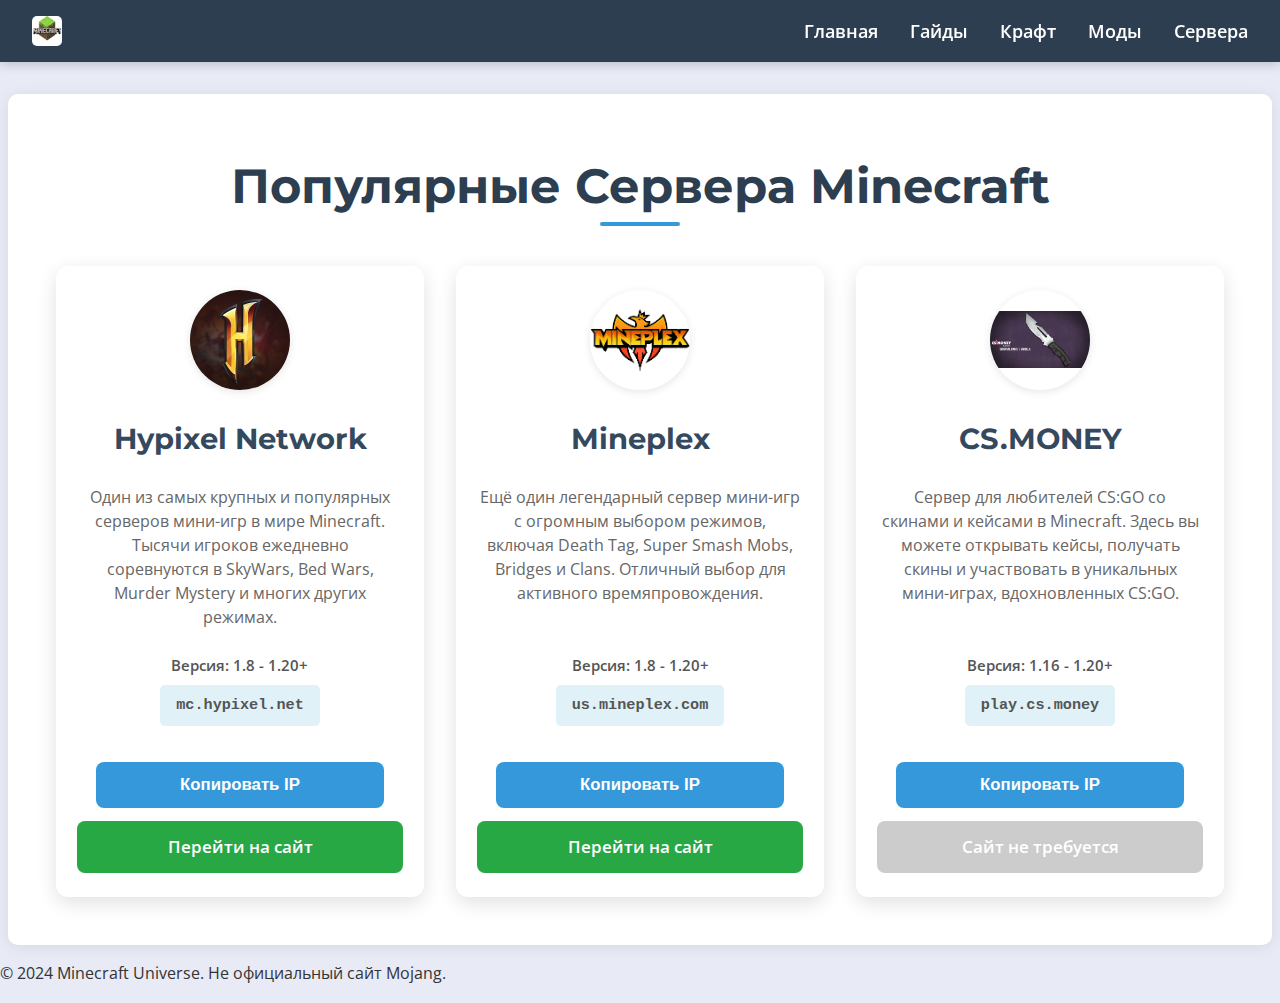
<file: servers.html>
<!DOCTYPE html>
<html lang="ru">
<head>
    <meta charset="UTF-8">
    <meta name="viewport" content="width=device-width, initial-scale=1.0">
    <title>Minecraft Universe | Сервера</title>
    <link rel="stylesheet" href="styles.css">
</head>
<body>
    <header>
        <div class="logo">
            <img src="foni-papik-pro-byeg-p-kartinki-mainkraft-logo-na-prozrachnom-fon-3.png" alt="Minecraft" height="30px" width="30px">
        </div>
        <nav>
            <ul>
                <li><a href="index.html">Главная</a></li>
                <li><a href="guides.html">Гайды</a></li>
                <li><a href="crafting.html">Крафт</a></li>
                <li><a href="mods.html">Моды</a></li>
                <li><a href="servers.html">Сервера</a></li>
            </ul>
        </nav>
    </header>

    <main>
        <section class="servers-list">
            <h2>Популярные Сервера Minecraft</h2>
            <div id="server-grid-container" class="server-grid">
                </div>
        </section>
    </main>

    <footer>
        <p>© 2024 Minecraft Universe. Не официальный сайт Mojang.</p>
    </footer>

    <script src="script.js"></script>
</body>
</html>
</file>
<file: styles.css>
/* Імпорт шрифтів Google Fonts для більш сучасного вигляду */
@import url('https://fonts.googleapis.com/css2?family=Montserrat:wght@400;600;700&family=Open+Sans:wght@400;600&display=swap');

/* --- Загальні стилі для всього сайту --- */
body {
    font-family: 'Open Sans', sans-serif; /* Основний шрифт для тексту */
    margin: 0;
    padding: 0;
    background-color: #e8eaf6; /* Світліший, приємніший фон */
    color: #333;
    line-height: 1.6;
    overflow-x: hidden; /* Запобігаємо горизонтальному прокручуванню */
}

h1, h2, h3, h4, h5, h6 {
    font-family: 'Montserrat', sans-serif; /* Акцентний шрифт для заголовків */
    color: #2c3e50; /* Темно-синій для заголовків */
    margin-top: 1rem;
    margin-bottom: 0.8rem;
    line-height: 1.2;
}

a {
    color: #3498db; /* Яскраво-синій для посилань */
    text-decoration: none;
    transition: color 0.3s ease;
}

a:hover {
    color: #2980b9;
}

p {
    margin-bottom: 1rem;
}

/* --- Стили для Header (Шапка сайта) --- */
header {
    background-color: #2c3e50; /* Темний фон */
    color: white;
    padding: 1rem 2rem;
    display: flex;
    justify-content: space-between;
    align-items: center;
    box-shadow: 0 2px 10px rgba(0, 0, 0, 0.2); /* Легка тінь */
    position: sticky; /* Фіксований хедер при прокрутці */
    top: 0;
    z-index: 1000; /* Щоб був поверх іншого контенту */
}

.logo {
    display: flex;
    align-items: center;
    font-family: 'Montserrat', sans-serif;
    font-size: 1.5rem;
    font-weight: 700;
}

.logo img {
    margin-right: 10px;
    border-radius: 5px; /* Легке заокруглення лого */
}

nav ul {
    display: flex;
    list-style: none;
    margin: 0;
    padding: 0;
}

nav ul li {
    margin-left: 2rem; /* Збільшений відступ між пунктами меню */
}

nav ul li a {
    color: white;
    text-decoration: none;
    font-size: 1.1rem;
    font-weight: 600;
    padding: 0.5rem 0;
    position: relative; /* Для підкреслення при наведенні */
}

nav ul li a::after {
    content: '';
    position: absolute;
    width: 0;
    height: 3px;
    background-color: #3498db; /* Колір підкреслення */
    bottom: -5px;
    left: 0;
    transition: width 0.3s ease;
}

nav ul li a:hover::after {
    width: 100%;
}

/* --- Стили для Hero секции (Главная страница) --- */
.hero {
    text-align: center;
    padding: 8rem 2rem; /* Більший відступ для візуального впливу */
    background: linear-gradient(rgba(0, 0, 0, 0.6), rgba(0, 0, 0, 0.6)), url('minecraft-bg.jpg') center center/cover no-repeat; /* Вам нужно будет добавить это фоновое изображение */
    color: white;
    display: flex;
    flex-direction: column;
    justify-content: center;
    align-items: center;
    min-height: 60vh; /* Мінімальна висота для Hero */
    text-shadow: 2px 2px 4px rgba(0, 0, 0, 0.7); /* Тінь для тексту */
}

.hero h1 {
    font-size: 4rem; /* Більший заголовок */
    margin-bottom: 1rem;
    color: white; /* Заголовок білий */
    font-weight: 700;
}

.hero p {
    font-size: 1.5rem; /* Більший текст параграфа */
    margin-bottom: 2rem;
    max-width: 800px;
}

/* ОБНОВЛЕНО: Стили для кнопки загрузки в Hero-секции */
.hero-download-btn { /* Изменено с .hero button на .hero-download-btn */
    background-color: #28a745; /* Ярко-зеленая кнопка */
    color: white;
    padding: 1rem 2.5rem;
    border: none;
    border-radius: 8px; /* Заокругленные углы */
    font-size: 1.3rem;
    font-weight: 600;
    cursor: pointer;
    transition: background-color 0.3s ease, transform 0.2s ease;
    box-shadow: 0 4px 10px rgba(0, 0, 0, 0.3);
    /* Добавляем стили для ссылки */
    display: inline-block; /* Чтобы padding и ширина работали как у кнопки */
    text-decoration: none; /* Убираем подчеркивание */
    text-align: center; /* Центрируем текст */
}

.hero-download-btn:hover { /* Изменено с .hero button:hover на .hero-download-btn:hover */
    background-color: #218838;
    transform: translateY(-3px);
}

/* --- Общие стили для секций контента (News, Mods, Guides, Crafting) --- */
section {
    padding: 3rem 2rem;
    margin-bottom: 0; /* Убираем нижний отступ, если он был */
    background-color: #ffffff; /* Белый фон для секций */
    box-shadow: 0 2px 15px rgba(0, 0, 0, 0.08); /* Легкая тень для секций */
    border-radius: 10px; /* Заокругление углов секций */
    max-width: 1200px; /* Максимальная ширина контента */
    margin-left: auto;
    margin-right: auto;
    margin-top: 2rem; /* Отступ сверху между секциями */
}

section h2 {
    text-align: center;
    font-size: 3rem;
    color: #2c3e50;
    margin-bottom: 2.5rem;
    position: relative;
    padding-bottom: 10px;
}

section h2::after {
    content: '';
    position: absolute;
    width: 80px;
    height: 4px;
    background-color: #3498db;
    left: 50%;
    transform: translateX(-50%);
    bottom: 0;
    border-radius: 2px;
}

/* --- Стили для News Grid --- */
.news-grid {
    display: grid;
    grid-template-columns: repeat(auto-fill, minmax(320px, 1fr));
    gap: 2rem; /* Увеличенный отступ */
    padding: 0 1rem;
}

.news-grid article {
    background-color: white;
    border-radius: 10px;
    box-shadow: 0 5px 20px rgba(0, 0, 0, 0.1); /* Более выраженная тень */
    overflow: hidden;
    transition: transform 0.3s ease, box-shadow 0.3s ease;
    padding: 1.5rem; /* Внутренний отступ */
    display: flex;
    flex-direction: column;
}

.news-grid article:hover {
    transform: translateY(-7px); /* Легкий подъем */
    box-shadow: 0 10px 25px rgba(0, 0, 0, 0.2);
}

.news-grid article h3 {
    font-size: 1.8rem;
    color: #34495e;
    margin-top: 0;
    margin-bottom: 1rem;
}

.news-grid article p {
    font-size: 1.1rem;
    color: #555;
    flex-grow: 1; /* Чтобы параграфы занимали все доступное место */
}

/* --- Стили для секций Моды и Гайды (карточки и сетка) --- */
.mod-grid, .guide-grid {
    display: grid;
    grid-template-columns: repeat(auto-fill, minmax(280px, 1fr));
    gap: 1.8rem; /* Единый увеличенный отступ */
    padding: 0 1rem;
}

.mod-card, .guide-card {
    background-color: white;
    border-radius: 12px; /* Более сильное заокругление */
    box-shadow: 0 6px 20px rgba(0, 0, 0, 0.12); /* Выраженная тень */
    overflow: hidden;
    transition: transform 0.3s ease, box-shadow 0.3s ease;
    cursor: pointer;
    display: flex;
    flex-direction: column;
}

.mod-card:hover, .guide-card:hover {
    transform: translateY(-8px); /* Заметный подъем */
    box-shadow: 0 12px 30px rgba(0, 0, 0, 0.25);
}

.mod-card img, .guide-card img {
    width: 100%;
    height: 190px; /* Немного больше высота */
    object-fit: cover;
    display: block;
    border-bottom: 1px solid #eee;
}

.mod-card-content, .guide-card-content {
    padding: 1.2rem; /* Немного больше внутренний отступ */
    flex-grow: 1;
    display: flex;
    flex-direction: column;
}

.mod-card h3, .guide-card h3 {
    font-size: 1.5rem; /* Немного больший размер */
    color: #34495e;
    margin-top: 0;
    margin-bottom: 0.6rem;
}

.mod-card p, .guide-card p {
    font-size: 1rem; /* Читабельнее текст */
    color: #666;
    line-height: 1.5;
    margin-bottom: 1rem;
    flex-grow: 1;
}

.mod-card-meta {
    display: flex;
    justify-content: space-between;
    font-size: 0.9rem;
    color: #555;
    margin-top: 0.5rem;
    padding-top: 0.8rem; /* Отступ сверху */
    border-top: 1px solid #f0f0f0; /* Разделитель */
}

.mod-card-meta span {
    background-color: #e0f2f7; /* Более нежный фон */
    padding: 0.4rem 0.7rem;
    border-radius: 5px;
    font-weight: 600;
    color: #2c3e50;
}

/* --- Стили для детальных страниц (моды, гайды) --- */
.mod-detail-page, .guide-detail-page {
    padding: 3.5rem 2.5rem; /* Увеличенный отступ */
    background-color: #f8faff; /* Светлее фон */
    max-width: 950px; /* Шире контент */
    margin: 2rem auto;
    border-radius: 15px; /* Больше заокругление */
    box-shadow: 0 8px 30px rgba(0, 0, 0, 0.18); /* Более выраженная тень */
}

.mod-detail-page h2, .guide-detail-page h2 {
    color: #2c3e50;
    font-size: 3.2rem; /* Крупнее заголовок */
    margin-bottom: 2rem;
    text-align: center;
}

.mod-detail-page .detail-content, .guide-detail-page .detail-content {
    background-color: white;
    padding: 2.5rem; /* Больший отступ */
    border-radius: 12px;
    box-shadow: inset 0 0 15px rgba(0,0,0,0.08); /* Более заметная внутренняя тень */
}

.mod-detail-page img, .guide-detail-page img {
    width: 100%;
    max-height: 450px; /* Чуть больше высота */
    object-fit: contain;
    border-radius: 10px;
    margin-bottom: 2rem;
    box-shadow: 0 4px 15px rgba(0, 0, 0, 0.1);
}

.mod-detail-page p, .guide-detail-page p {
    font-size: 1.15rem; /* Читабельнее */
    line-height: 1.8;
    color: #333;
    margin-bottom: 1.2rem;
}

.mod-detail-page p strong, .guide-detail-page p strong {
    color: #2c3e50;
}

.download-btn {
    display: inline-block;
    background-color: #28a745;
    color: white;
    padding: 1.1rem 2.5rem; /* Больше кнопка */
    border-radius: 8px;
    text-decoration: none;
    font-size: 1.2rem;
    font-weight: 600;
    margin-top: 2rem;
    transition: background-color 0.3s ease, transform 0.2s ease;
    box-shadow: 0 4px 10px rgba(0, 0, 0, 0.2);
}

.download-btn:hover {
    background-color: #218838;
    transform: translateY(-3px);
}

#back-to-mods, #back-to-guides, #back-to-crafts { /* Добавлен #back-to-crafts */
    background-color: #3498db;
    color: white;
    padding: 1rem 2rem; /* Больше кнопка */
    border: none;
    border-radius: 8px;
    cursor: pointer;
    font-size: 1.1rem;
    font-weight: 600;
    margin-bottom: 2rem;
    transition: background-color 0.3s ease, transform 0.2s ease;
    box-shadow: 0 4px 10px rgba(0, 0, 0, 0.2);
}

#back-to-mods:hover, #back-to-guides:hover, #back-to-crafts:hover { /* Добавлен #back-to-crafts */
    background-color: #2980b9;
    transform: translateY(-3px);
}

.detail-screenshots {
    margin-top: 2.5rem;
    display: grid;
    grid-template-columns: repeat(auto-fill, minmax(200px, 1fr)); /* Чуть больше скриншоты */
    gap: 1.2rem;
}

.detail-screenshots img {
    width: 100%;
    height: 140px; /* Чуть больше высота */
    object-fit: cover;
    border-radius: 8px;
    box-shadow: 0 3px 10px rgba(0, 0, 0, 0.15);
    transition: transform 0.2s ease;
}

.detail-screenshots img:hover {
    transform: scale(1.03); /* Легке збільшення при наведенні */
}

/* --- Стили для фильтров в секции Моды и Крафт --- */
.filters-container {
    display: flex;
    flex-wrap: wrap;
    justify-content: center;
    gap: 1.2rem; /* Увеличенный отступ */
    margin-bottom: 2.5rem; /* Увеличенный отступ */
    background-color: #f0f4f8; /* Легкий фон для контейнера фильтров */
    padding: 1.5rem;
    border-radius: 10px;
    box-shadow: inset 0 0 10px rgba(0,0,0,0.05);
}

.filters-container input[type="text"],
.filters-container select {
    padding: 0.8rem 1.2rem; /* Больше отступ */
    border: 1px solid #cdd3dc; /* Более мягкий цвет рамки */
    border-radius: 8px; /* Больше заокругление */
    font-size: 1rem;
    width: 280px; /* Чуть шире */
    max-width: 100%;
    background-color: white;
    box-shadow: inset 0 1px 3px rgba(0,0,0,0.08);
    transition: border-color 0.3s ease, box-shadow 0.3s ease;
}

.filters-container input[type="text"]:focus,
.filters-container select:focus {
    border-color: #3498db;
    box-shadow: inset 0 1px 3px rgba(0,0,0,0.08), 0 0 0 3px rgba(52, 152, 219, 0.2); /* Фокус-эффект */
    outline: none;
}

.no-results {
    text-align: center;
    font-size: 1.3rem;
    color: #666;
    padding: 2rem;
    grid-column: 1 / -1; /* Распространить на всю ширину сетки */
}

/* --- Стили для секции Крафт --- */
.crafting-gallery {
    padding: 3rem 2rem; /* Используем общие стили секций */
    background-color: #ffffff;
    box-shadow: 0 2px 15px rgba(0, 0, 0, 0.08);
    border-radius: 10px;
    max-width: 1200px;
    margin-left: auto;
    margin-right: auto;
    margin-top: 2rem;
}

.crafting-gallery h2 {
    text-align: center;
    font-size: 3rem;
    color: #2c3e50;
    margin-bottom: 2.5rem;
    position: relative;
    padding-bottom: 10px;
}

.crafting-gallery h2::after {
    content: '';
    position: absolute;
    width: 80px;
    height: 4px;
    background-color: #3498db;
    left: 50%;
    transform: translateX(-50%);
    bottom: 0;
    border-radius: 2px;
}

.craft-grid {
    display: grid;
    grid-template-columns: repeat(auto-fill, minmax(220px, 1fr)); /* Чуть меньше карточки для крафта */
    gap: 1.5rem;
    padding: 0 1rem;
}

.craft-card {
    background-color: white;
    border-radius: 12px;
    box-shadow: 0 6px 20px rgba(0, 0, 0, 0.12);
    overflow: hidden;
    transition: transform 0.3s ease, box-shadow 0.3s ease;
    cursor: pointer;
    display: flex;
    flex-direction: column;
    text-align: center;
    padding: 1rem;
}

.craft-card:hover {
    transform: translateY(-8px);
    box-shadow: 0 12px 30px rgba(0, 0, 0, 0.25);
}

.craft-card img {
    width: 120px; /* Размер иконки крафта */
    height: 120px;
    object-fit: contain;
    display: block;
    margin: 0.5rem auto 1rem; /* Центрируем изображение */
}

.craft-card h3 {
    font-size: 1.4rem;
    color: #34495e;
    margin-top: 0;
    margin-bottom: 0.5rem;
}

.craft-card p {
    font-size: 0.95rem;
    color: #777;
    line-height: 1.4;
    flex-grow: 1;
}

/* --- Стили для фильтров в секции Крафт (общие с модами, но переопределяем если надо) --- */
.crafting-gallery .filters-container {
    margin-bottom: 2.5rem; /* Общий отступ для фильтров */
}

/* --- Стили для детальной страницы Крафта --- */
.craft-detail-page {
    padding: 3.5rem 2.5rem;
    background-color: #f8faff;
    max-width: 950px;
    margin: 2rem auto;
    border-radius: 15px;
    box-shadow: 0 8px 30px rgba(0, 0, 0, 0.18);
}

.craft-detail-page h2 {
    color: #2c3e50;
    font-size: 3.2rem;
    margin-bottom: 2rem;
    text-align: center;
}

.craft-detail-page .detail-content {
    background-color: white;
    padding: 2.5rem;
    border-radius: 12px;
    box-shadow: inset 0 0 15px rgba(0,0,0,0.08);
    display: flex;
    flex-direction: column;
    align-items: center; /* Центрируем контент */
}

.crafting-recipe-display {
    display: flex;
    align-items: center;
    justify-content: center;
    gap: 2rem;
    margin-bottom: 2rem;
    flex-wrap: wrap; /* Для адаптивности */
}

.crafting-recipe-display img {
    width: 150px; /* Размер изображения результата */
    height: 150px;
    object-fit: contain;
    border-radius: 8px;
    box-shadow: 0 4px 15px rgba(0, 0, 0, 0.1);
    background-color: #f0f0f0; /* Фон для иконок */
    padding: 10px;
}

.crafting-grid {
    display: grid;
    grid-template-columns: repeat(3, 80px); /* Сетка 3x3 для крафта */
    grid-template-rows: repeat(3, 80px);
    gap: 5px;
    background-color: #d1d9e2; /* Фон сетки */
    border-radius: 5px;
    padding: 10px;
    box-shadow: inset 0 0 8px rgba(0,0,0,0.2);
}

.crafting-grid .crafting-slot {
    width: 80px;
    height: 80px;
    background-color: #e6edf4; /* Фон ячейки */
    border: 1px solid #b7c0cc;
    display: flex;
    align-items: center;
    justify-content: center;
    overflow: hidden; /* Обрезаем, если изображение выходит за границы */
}

.crafting-grid .crafting-slot img {
    width: 60px; /* Размер иконки ингредиента */
    height: 60px;
    object-fit: contain;
    margin: 0; /* Убираем отступы, добавленные ранее */
    box-shadow: none; /* Убираем тени */
    border-radius: 0;
    padding: 0;
    background-color: transparent;
}

.craft-detail-page p {
    font-size: 1.15rem;
    line-height: 1.8;
    color: #333;
    margin-bottom: 1.2rem;
    text-align: center; /* Центрируем описание */
}

/* --- Медиа-запросы для адаптивности --- */
@media (max-width: 1024px) {
    .hero h1 {
        font-size: 3.5rem;
    }
    .hero p {
        font-size: 1.3rem;
    }
    section h2 {
        font-size: 2.5rem;
    }
    .mod-grid, .guide-grid, .news-grid {
        grid-template-columns: repeat(auto-fill, minmax(260px, 1fr));
    }
}

@media (max-width: 768px) {
    header {
        flex-direction: column;
        padding: 1rem;
    }
    nav ul {
        margin-top: 1rem;
        flex-wrap: wrap;
        justify-content: center;
    }
    nav ul li {
        margin: 0.5rem 1rem;
    }
    .hero {
        padding: 6rem 1.5rem;
    }
    .hero h1 {
        font-size: 2.8rem;
    }
    .hero p {
        font-size: 1.1rem;
    }
    .hero-download-btn { /* Изменено */
        padding: 0.8rem 2rem;
        font-size: 1.1rem;
    }
    section {
        padding: 2.5rem 1.5rem;
        margin-top: 1.5rem;
    }
    section h2 {
        font-size: 2rem;
    }
    .mod-card h3, .guide-card h3, .news-grid article h3, .craft-card h3 { /* Добавлен .craft-card h3 */
        font-size: 1.3rem;
    }
    .mod-detail-page, .guide-detail-page, .craft-detail-page { /* Добавлен .craft-detail-page */
        padding: 2rem 1.5rem;
        margin: 1.5rem auto;
    }
    .mod-detail-page h2, .guide-detail-page h2, .craft-detail-page h2 { /* Добавлен .craft-detail-page h2 */
        font-size: 2.2rem;
    }
    .mod-detail-page p, .guide-detail-page p, .craft-detail-page p { /* Добавлен .craft-detail-page p */
        font-size: 1rem;
    }
    .download-btn, #back-to-mods, #back-to-guides, #back-to-crafts { /* Добавлен #back-to-crafts */
        padding: 0.8rem 1.8rem;
        font-size: 1rem;
    }
    .detail-screenshots {
        grid-template-columns: repeat(auto-fill, minmax(150px, 1fr));
    }
    .crafting-grid {
        grid-template-columns: repeat(3, 70px); /* Меньше сетка */
        grid-template-rows: repeat(3, 70px);
    }
    .crafting-grid .crafting-slot {
        width: 70px;
        height: 70px;
    }
    .crafting-grid .crafting-slot img {
        width: 50px;
        height: 50px;
    }
}

@media (max-width: 480px) {
    .logo {
        font-size: 1.2rem;
    }
    nav ul li {
        margin: 0.5rem 0.8rem;
    }
    .hero h1 {
        font-size: 2.2rem;
    }
    .hero p {
        font-size: 1rem;
    }
    .news-grid, .mod-grid, .guide-grid, .craft-grid { /* Добавлен .craft-grid */
        grid-template-columns: 1fr; /* Одна колонка на очень маленьких экранах */
        gap: 1.5rem;
    }
    .filters-container {
        flex-direction: column;
        padding: 1rem;
    }
    .filters-container input[type="text"],
    .filters-container select {
        width: 100%; /* Занимают всю ширину */
        font-size: 0.9rem;
    }
    section {
        padding: 1.5rem 1rem;
    }
    section h2 {
        font-size: 1.8rem;
    }
    .mod-detail-page, .guide-detail-page, .craft-detail-page { /* Добавлен .craft-detail-page */
        padding: 1.5rem 1rem;
    }
    .mod-detail-page h2, .guide-detail-page h2, .craft-detail-page h2 { /* Добавлен .craft-detail-page h2 */
        font-size: 1.8rem;
    }
    .crafting-grid {
        grid-template-columns: repeat(3, 60px); /* Еще меньше сетка */
        grid-template-rows: repeat(3, 60px);
    }
    .crafting-grid .crafting-slot {
        width: 60px;
        height: 60px;
    }
    .crafting-grid .crafting-slot img {
        width: 40px;
        height: 40px;
    }
}
/* --- Стили для секции Сервера --- */
.servers-list {
    padding: 3rem 2rem;
    background-color: #ffffff;
    box-shadow: 0 2px 15px rgba(0, 0, 0, 0.08);
    border-radius: 10px;
    max-width: 1200px;
    margin-left: auto;
    margin-right: auto;
    margin-top: 2rem;
}

.servers-list h2 {
    text-align: center;
    font-size: 3rem;
    color: #2c3e50;
    margin-bottom: 2.5rem;
    position: relative;
    padding-bottom: 10px;
}

.servers-list h2::after {
    content: '';
    position: absolute;
    width: 80px;
    height: 4px;
    background-color: #3498db;
    left: 50%;
    transform: translateX(-50%);
    bottom: 0;
    border-radius: 2px;
}

.server-grid {
    display: grid;
    grid-template-columns: repeat(auto-fill, minmax(300px, 1fr));
    gap: 2rem;
    padding: 0 1rem;
}

.server-card {
    background-color: white;
    border-radius: 12px;
    box-shadow: 0 6px 20px rgba(0, 0, 0, 0.12);
    overflow: hidden;
    transition: transform 0.3s ease, box-shadow 0.3s ease;
    display: flex;
    flex-direction: column;
    align-items: center;
    padding: 1.5rem;
    text-align: center;
}

.server-card:hover {
    transform: translateY(-8px);
    box-shadow: 0 12px 30px rgba(0, 0, 0, 0.25);
}

.server-logo {
    width: 100px;
    height: 100px;
    object-fit: contain;
    margin-bottom: 1rem;
    border-radius: 50%; /* Круглое лого */
    box-shadow: 0 2px 8px rgba(0, 0, 0, 0.1);
}

.server-card h3 {
    font-size: 1.8rem;
    color: #34495e;
    margin-bottom: 0.8rem;
}

.server-card p {
    font-size: 1rem;
    color: #666;
    line-height: 1.5;
    flex-grow: 1; /* Чтобы описание занимало доступное место */
    margin-bottom: 1.5rem;
}

.server-info {
    display: flex;
    flex-direction: column;
    align-items: center;
    gap: 0.5rem;
    margin-top: auto; /* Прижимает к низу карточки */
    margin-bottom: 1.5rem;
}

.server-info span {
    font-size: 0.95rem;
    color: #555;
    font-weight: 600;
}

.ip-address {
    background-color: #e0f2f7;
    padding: 0.5rem 1rem;
    border-radius: 5px;
    font-family: 'Consolas', 'Courier New', monospace; /* Моноширинный шрифт для IP */
    color: #0056b3;
    cursor: pointer;
    transition: background-color 0.2s ease;
}

.ip-address:hover {
    background-color: #cce9f5;
}

/* Кнопки в карточке сервера */
.server-card button,
.server-card .visit-website-btn {
    width: calc(100% - 2rem); /* Учитываем padding карточки */
    padding: 0.8rem 1.2rem;
    border: none;
    border-radius: 8px;
    font-size: 1.05rem;
    font-weight: 600;
    cursor: pointer;
    transition: background-color 0.3s ease, transform 0.2s ease;
    margin-top: 0.8rem;
    text-decoration: none; /* Для ссылки */
    display: inline-block; /* Для ссылки */
    text-align: center; /* Для ссылки */
}

.copy-ip-btn {
    background-color: #3498db;
    color: white;
}

.copy-ip-btn:hover {
    background-color: #2980b9;
    transform: translateY(-2px);
}

.visit-website-btn {
    background-color: #28a745;
    color: white;
}

.visit-website-btn:hover {
    background-color: #218838;
    transform: translateY(-2px);
}

/* Стиль для отключенной ссылки */
.visit-website-btn.disabled-link {
    background-color: #cccccc; /* Серый цвет */
    cursor: not-allowed;
    pointer-events: none; /* Отключает события мыши */
    box-shadow: none;
}

/* --- Медиа-запросы для адаптивности --- */
@media (max-width: 768px) {
    .server-grid {
        grid-template-columns: repeat(auto-fill, minmax(250px, 1fr));
    }
    .server-card {
        padding: 1rem;
    }
    .server-card button,
    .server-card .visit-website-btn {
        font-size: 0.95rem;
        padding: 0.7rem 1rem;
    }
}

@media (max-width: 480px) {
    .server-grid {
        grid-template-columns: 1fr; /* Одна колонка на очень маленьких экранах */
    }
    .server-card h3 {
        font-size: 1.5rem;
    }
    .server-card p {
        font-size: 0.9rem;
    }
    .server-logo {
        width: 80px;
        height: 80px;
    }
}
</file>
